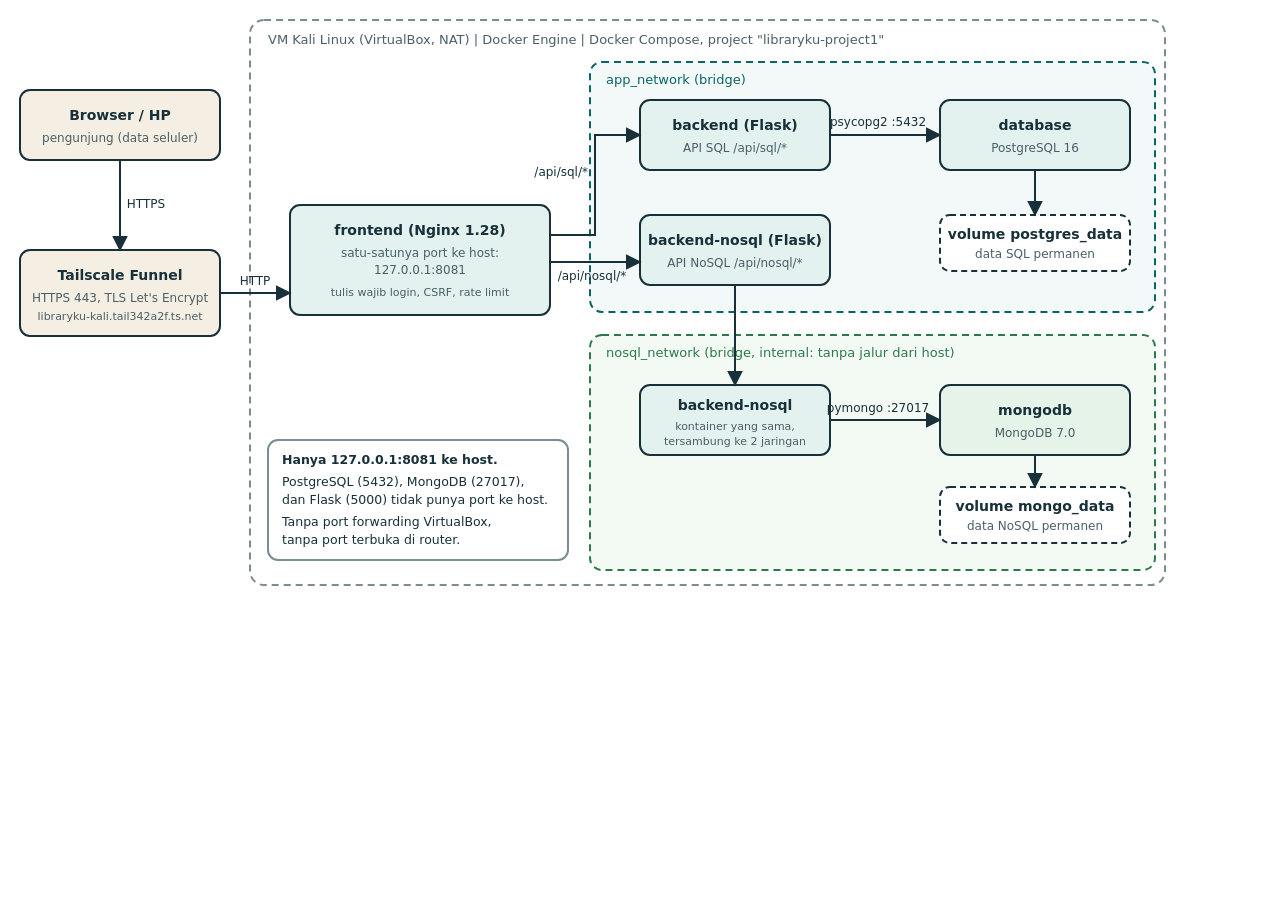
<file: laporan/diagram.html>
<!doctype html><meta charset="utf-8"><title>Arsitektur LibraryKu</title>
<body style="margin:0;background:#fff">
<svg xmlns="http://www.w3.org/2000/svg" width="1180" height="600" viewBox="0 0 1180 600" font-family="DejaVu Sans, Arial, sans-serif" font-size="14" fill="#17303a">
<defs><marker id="a" viewBox="0 0 10 10" refX="9" refY="5" markerWidth="8" markerHeight="8" orient="auto"><path d="M0 0L10 5L0 10z" fill="#17303a"/></marker></defs>
<rect x="250" y="20" width="915" height="565" rx="14" fill="none" stroke="#7b8d94" stroke-width="2" stroke-dasharray="7 5"/>
<text x="268" y="44" font-size="13" fill="#4a5f68">VM Kali Linux (VirtualBox, NAT) | Docker Engine | Docker Compose, project "libraryku-project1"</text>
<rect x="590" y="62" width="565" height="250" rx="12" fill="#f3f9f8" stroke="#0b6465" stroke-width="2" stroke-dasharray="7 5"/>
<text x="606" y="84" font-size="13" fill="#0b6465">app_network (bridge)</text>
<rect x="590" y="335" width="565" height="235" rx="12" fill="#f3faf4" stroke="#2c7a4b" stroke-width="2" stroke-dasharray="7 5"/>
<text x="606" y="357" font-size="13" fill="#2c7a4b">nosql_network (bridge, internal: tanpa jalur dari host)</text>

<g stroke="#17303a" stroke-width="2" fill="#fff">
<rect x="20" y="90" width="200" height="70" rx="10" fill="#f4efe2"/>
<rect x="20" y="250" width="200" height="86" rx="10" fill="#f4efe2"/>
<rect x="290" y="205" width="260" height="110" rx="10" fill="#e3f1ef"/>
<rect x="640" y="100" width="190" height="70" rx="10" fill="#e3f1ef"/>
<rect x="640" y="215" width="190" height="70" rx="10" fill="#e3f1ef"/>
<rect x="940" y="100" width="190" height="70" rx="10" fill="#e3f1ef"/>
<rect x="940" y="215" width="190" height="56" rx="10" stroke-dasharray="6 4"/>
<rect x="640" y="385" width="190" height="70" rx="10" fill="#e3f1ef"/>
<rect x="940" y="385" width="190" height="70" rx="10" fill="#e6f3e8"/>
<rect x="940" y="487" width="190" height="56" rx="10" stroke-dasharray="6 4"/>
</g>
<g text-anchor="middle">
<text x="120" y="120" font-weight="bold">Browser / HP</text><text x="120" y="142" font-size="12" fill="#4a5f68">pengunjung (data seluler)</text>
<text x="120" y="280" font-weight="bold">Tailscale Funnel</text><text x="120" y="302" font-size="12" fill="#4a5f68">HTTPS 443, TLS Let's Encrypt</text><text x="120" y="320" font-size="11" fill="#4a5f68">libraryku-kali.tail342a2f.ts.net</text>
<text x="420" y="235" font-weight="bold">frontend (Nginx 1.28)</text><text x="420" y="257" font-size="12" fill="#4a5f68">satu-satunya port ke host:</text><text x="420" y="274" font-size="12" fill="#4a5f68">127.0.0.1:8081</text><text x="420" y="296" font-size="11" fill="#4a5f68">tulis wajib login, CSRF, rate limit</text>
<text x="735" y="130" font-weight="bold">backend (Flask)</text><text x="735" y="152" font-size="12" fill="#4a5f68">API SQL /api/sql/*</text>
<text x="735" y="245" font-weight="bold">backend-nosql (Flask)</text><text x="735" y="267" font-size="12" fill="#4a5f68">API NoSQL /api/nosql/*</text>
<text x="1035" y="130" font-weight="bold">database</text><text x="1035" y="152" font-size="12" fill="#4a5f68">PostgreSQL 16</text>
<text x="1035" y="239" font-weight="bold">volume postgres_data</text><text x="1035" y="258" font-size="12" fill="#4a5f68">data SQL permanen</text>
<text x="735" y="410" font-weight="bold">backend-nosql</text><text x="735" y="430" font-size="11" fill="#4a5f68">kontainer yang sama,</text><text x="735" y="445" font-size="11" fill="#4a5f68">tersambung ke 2 jaringan</text>
<text x="1035" y="415" font-weight="bold">mongodb</text><text x="1035" y="437" font-size="12" fill="#4a5f68">MongoDB 7.0</text>
<text x="1035" y="511" font-weight="bold">volume mongo_data</text><text x="1035" y="530" font-size="12" fill="#4a5f68">data NoSQL permanen</text>
</g>
<g stroke="#17303a" stroke-width="2" fill="none" marker-end="url(#a)">
<path d="M120 160 V250"/>
<path d="M220 293 H290"/>
<path d="M550 235 H595 V135 H640"/>
<path d="M550 262 H640"/>
<path d="M830 135 H940"/>
<path d="M735 285 V385"/>
<path d="M830 420 H940"/>
<path d="M1035 170 V215"/>
<path d="M1035 455 V487"/>
</g>
<g font-size="12" fill="#17303a" text-anchor="middle">
<text x="620" y="226" text-anchor="end" dx="-10"></text>
<text x="146" y="208">HTTPS</text><text x="255" y="285">HTTP</text>
<text x="878" y="126">psycopg2 :5432</text><text x="878" y="412">pymongo :27017</text>
<text x="592" y="280" text-anchor="middle">/api/nosql/*</text>
<text x="588" y="176" text-anchor="end" font-size="12">/api/sql/*</text>
</g>
<rect x="268" y="440" width="300" height="120" rx="10" fill="#fff" stroke="#7b8d94" stroke-width="2"/>
<g font-size="12.5"><text x="282" y="464" font-weight="bold">Hanya 127.0.0.1:8081 ke host.</text>
<text x="282" y="486">PostgreSQL (5432), MongoDB (27017),</text><text x="282" y="504">dan Flask (5000) tidak punya port ke host.</text>
<text x="282" y="526">Tanpa port forwarding VirtualBox,</text><text x="282" y="544">tanpa port terbuka di router.</text></g>
</svg></body>
</file>
